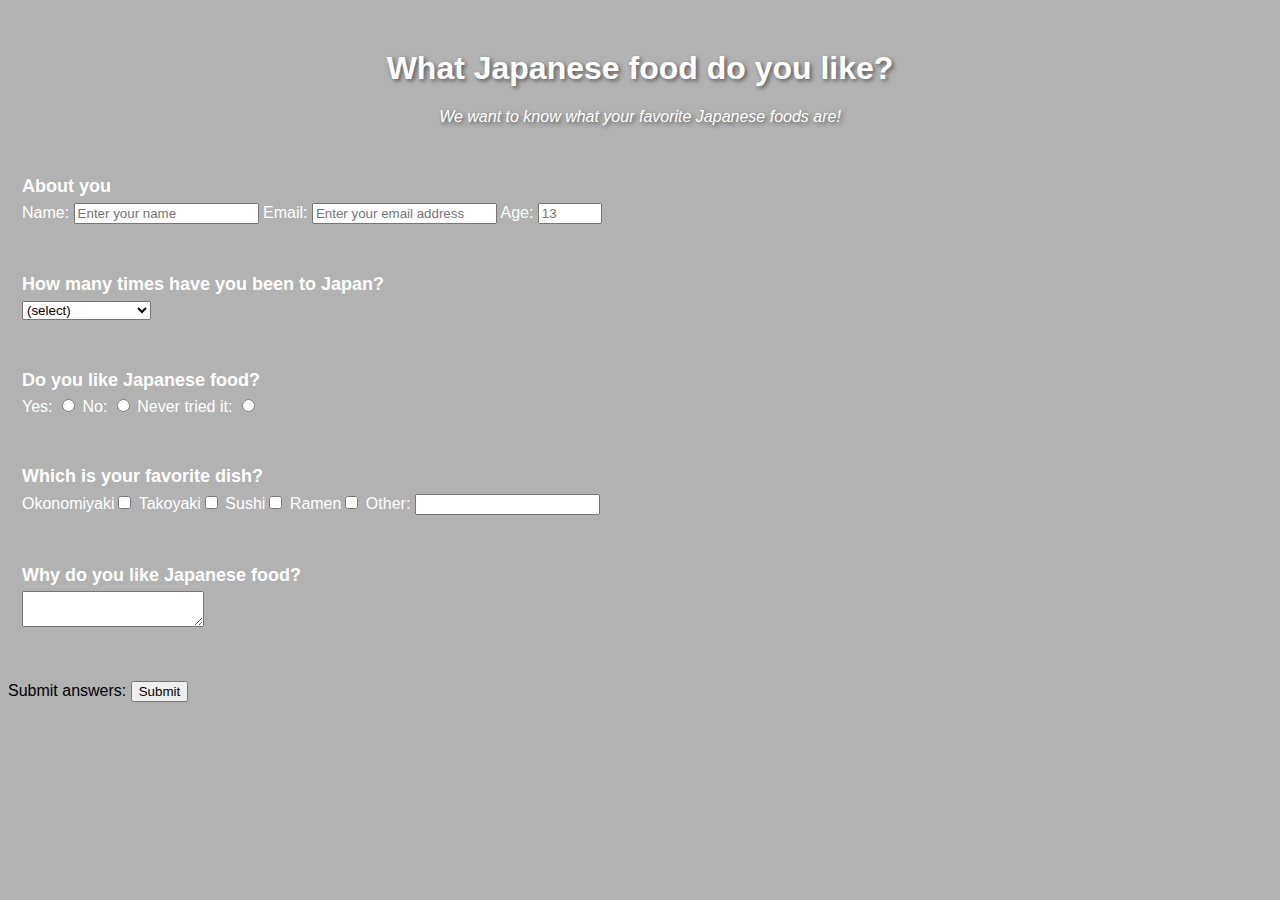
<file: Build a Survey Form/index.html>
<!DOCtype html>

<html lang="en">

<heading>

    <title>Popular Japanese Foods Survey</title>
    <meta charset="utf-8">
    <link rel="stylesheet" href="styles.css">

</heading>

<body>

    <div class="title">
        <h1 id="title">What Japanese food do you like?</h1>
        <p id="description">We want to know what your favorite Japanese foods are!</p>
    </div>

    <form id="survey-form">
        <fieldset class="about">
            <legend>About you</legend>
            <label id="name-label" name="name" for="name">Name: <input id="name" type="text" required
                    placeholder="Enter your name" /></label>
            <label id="email-label" name="email" for="email">Email: <input id="email" type="email" required
                    placeholder="Enter your email address" /></label>
            <label id="number-label" name="number" for="number">Age: <input id="number" type="number" required
                    placeholder="13" min="13" max="120" /></label>
        </fieldset>

        <fieldset class="timesvisitedjapan">
            <legend>How many times have you been to Japan?</legend>
            <select id="dropdown">
                <option>(select)</option>
                <option>Never</option>
                <option>Once</option>
                <option>2-4 times</option>
                <option>More than 5 times</option>
            </select>
        </fieldset>

        <fieldset class="doyoulikejapanesefood?">
            <legend>Do you like Japanese food?</legend>
            <label>Yes: <input name="japanesefood" type="radio" value="yes" /></label>
            <label>No: <input name="japanesefood" type="radio" value="no" /></label>
            <label>Never tried it: <input name="japanesefood" type="radio" value="nevertried" /></label>
        </fieldset>

        <fieldset class="favoritedish">
            <legend>Which is your favorite dish?</legend>
            <label>Okonomiyaki<input name="favorite" type="checkbox" value="okonomiyaki"></label>
            <label>Takoyaki<input name="favorite" type="checkbox" value="takoyaki"></label>
            <label>Sushi<input name="favorite" type="checkbox" value="sushi"></label>
            <label>Ramen<input name="favorite" type="checkbox" value="ramen"></label>
            <label>Other: <input name="favorite" type="text" name="otherfood" value:"other"></label>
        </fieldset>

        <fieldset class="why">
            <legend>Why do you like Japanese food?</legend>
            <textarea></textarea>
        </fieldset>
        <label>Submit answers: <input id="submit" type="submit"></label>
    </form>
</body>

</html>
</file>
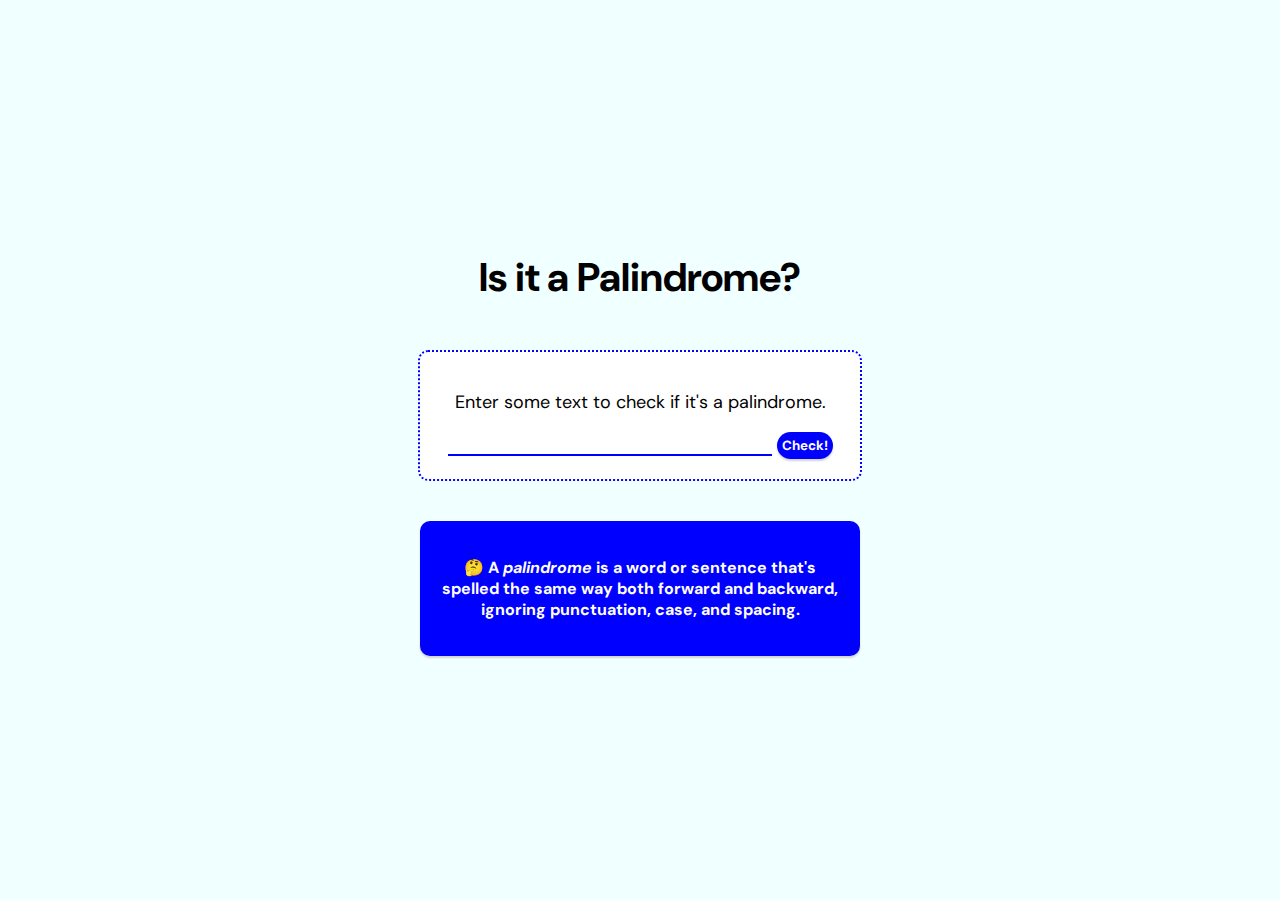
<file: JavaScript Algorithms and Data Structures/Build a Palindrome Checker/index.html>
<!DOCTYPE html>
<html lang="en">

<head>
    <title>Palindrome Checker</title>
    <!--Stlyesheet-->
    <link rel="stylesheet" href="styles.css">
    <link rel="preconnect" href="https://fonts.googleapis.com">
    <link rel="preconnect" href="https://fonts.gstatic.com" crossorigin>
    <link rel="stylesheet"
        href="https://fonts.googleapis.com/css2?family=DM+Sans:ital,opsz,wght@0,9..40,100..1000;1,9..40,100..1000&display=swap">
    <!--Meta tags-->
    <meta name="viewport" content="width=device-width, initial-scale=1">
    <meta charset="utf-8">
</head>

<body>
    <h1>Is it a Palindrome?</h1>
    <div id="entry-port">
        <form id="palindrome-form" name="palindrome-form">
            <p>Enter some text to check if it's a palindrome.</p>
            <input id="text-input" name="text-input"></input>
            <button id="check-btn">Check!</button>
        </form>
    </div>
    <div id="result"></div>
    <div id="what">
        <p>🤔 A <em>palindrome</em> is a word or sentence that's spelled the same way both forward and backward,
            ignoring
            punctuation, case, and spacing. </p>
    </div>
    <script src="script.js">

    </script>
</body>

</html>
</file>
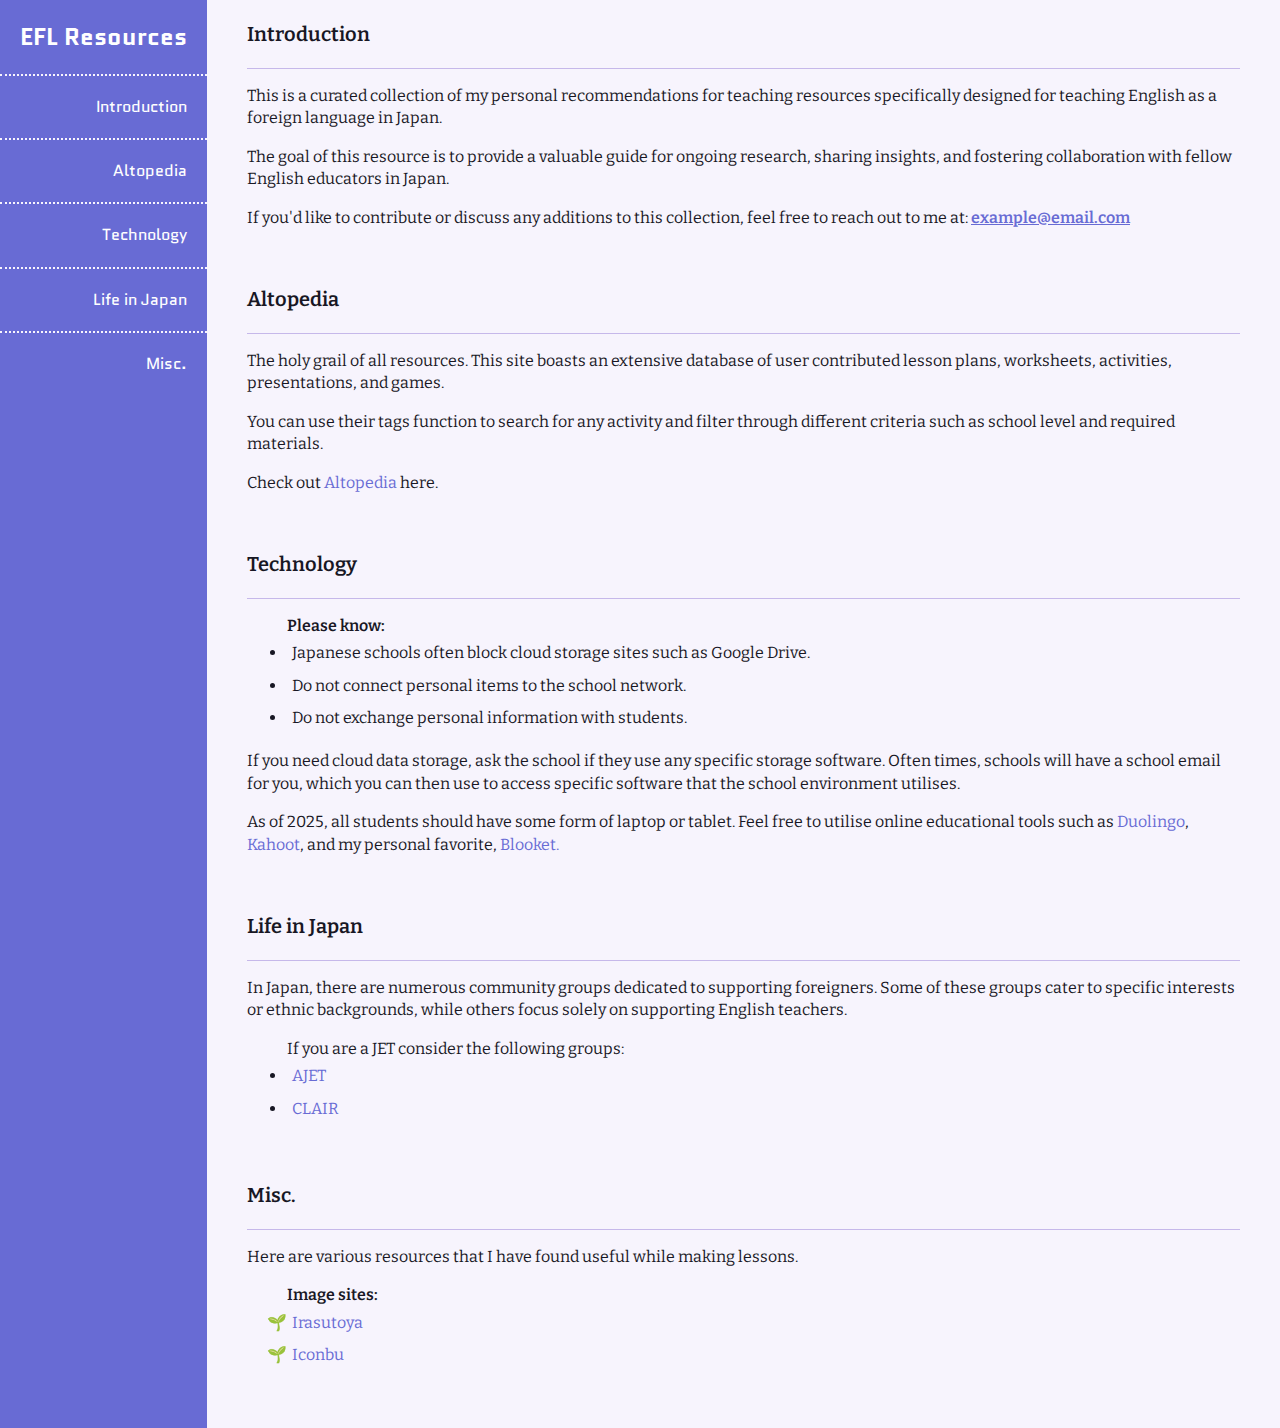
<file: Responsive Web Design/Build a Technical Documentation Page/index.html>
<!DOCTYPE html>
<html>

<head>
    <meta charset="utf-8">
    <meta http-equiv="X-UA-Compatible" content="IE=edge">
    <title></title>
    <meta name="description" content="">
    <meta name="viewport" content="width=device-width, initial-scale=1">
    <link rel="stylesheet" href="styles.css">
    <link rel="preconnect" href="https://fonts.googleapis.com">
    <link rel="preconnect" href="https://fonts.gstatic.com" crossorigin>
    <link
        href="https://fonts.googleapis.com/css2?family=Bitter:ital,wght@0,100..900;1,100..900&family=Quantico:ital,wght@0,400;0,700;1,400;1,700&display=swap"
        rel="stylesheet">
</head>

<body>
    <nav id="navbar">
        <header>
            EFL Resources
        </header>
        <a href="#introduction" class="nav-link">Introduction</a>
        <a href="#altopedia" class="nav-link">Altopedia</a>
        <a href="#technology" class="nav-link">Technology</a>
        <a href="#life_in_japan" class="nav-link">Life in Japan</a>
        <a href="#misc." class="nav-link">Misc.</a>
    </nav>
    <main id="main-doc">
        <section class="main-section" id="introduction">
            <header>
                Introduction
            </header>
            <p>This is a curated collection of my personal recommendations for teaching resources specifically designed
                for teaching English as a foreign language in Japan.</p>
            <p>The goal of this resource is to provide a valuable guide for ongoing research, sharing insights, and
                fostering collaboration with fellow English educators in Japan.</p>
            <p>If you'd like to contribute or discuss any additions to this collection, feel free to reach out to me at:
                <a href="mailto:nicolkatienr@gmail.com" class="email">example@email.com</a>
            </p>
        </section>
        <section class="main-section" id="altopedia">
            <header>
                Altopedia
            </header>
            <p>
                The holy grail of all resources. This site boasts an extensive database of user contributed lesson
                plans, worksheets, activities, presentations, and games.
            </p>
            <p>You can use their tags function to search for any activity and filter through different criteria such as
                school level and required materials.</p>
            <p>Check out <a href="https://www.altopedia.net/" target="_blank">Altopedia</a> here.</p>
        </section>
        <section class="main-section" id="technology">
            <header>
                Technology
            </header>
            <ul>
                <span class="list-heading">Please know:</span>
                <li>Japanese schools often block cloud storage sites such as Google Drive.</li>
                <li>Do not connect personal items to the school network.</li>
                <li>Do not exchange personal information with students.</li>
            </ul>
            <p>If you need cloud data storage, ask the school if they use any specific storage software. Often times,
                schools will have a school email for you, which you can then use to access specific software that the
                school environment utilises.</p>
            <p>As of 2025, all students should have some form of laptop or tablet. Feel free to utilise online
                educational tools such as <a href="https://www.duolingo.com" target="_blank">Duolingo</a>, <a
                    href="https://kahoot.com/" target="_blank">Kahoot</a>, and my personal favorite, <a
                    href="https://blooket.com/" target="_blank">Blooket.</a></p>
        </section>
        <section class="main-section" id="life_in_japan">
            <header>Life in Japan</header>
            <p>In Japan, there are numerous community groups dedicated to supporting foreigners. Some of these groups
                cater to specific interests or ethnic backgrounds, while others focus solely on supporting English
                teachers.
            </p>
            <ul>If you are a JET consider the following groups:
                <li><a href="http://ajet.net/" target="_blank">AJET</a></li>
                <li><a href="https://jetprogramme.org/en/" target="_blank">CLAIR</a></li>
            </ul>
        </section>
        <section class="main-section" id="misc.">
            <header>
                Misc.
            </header>
            <p>Here are various resources that I have found useful while making lessons.</p>
            <ul class="image-resources"><span class="list-heading">Image sites:</span>
                <li><a href="#" target="_blank">Irasutoya</a></li>
                <li><a href="#" target="_blank">Iconbu</a></li>
            </ul>
            <code></code>
            <code></code>
            <code></code>
            <code></code>
            <code></code>
        </section>

    </main>

</body>

</html>
</file>
<file: Build a Survey Form/styles.css>
body {
  font-family: helvetica;
  background-image: url(https://images.unsplash.com/photo-1514190051997-0f6f39ca5cde?q=80&w=2670&auto=format&fit=crop&ixlib=rb-4.0.3&ixid=M3wxMjA3fDB8MHxwaG90by1wYWdlfHx8fGVufDB8fHx8fA%3D%3D);
  background-position: center;
  background-repeat: no-repeat;
  background-size: stretch;
}

.title {
  text-align: center;
  color: white;
  margin-bottom: 50px;
  margin-top: 50px;
  text-shadow: 2px 2px 4px rgba(0, 0, 0, 0.5);
}

p {
  font-style: italic;
}

fieldset {
  border: 0;
  color: white;
  padding-bottom: 50px;
}

legend {
  font-size: 18px;
  border-radius: 10px;
  font-weight: bold;
  color: white;
  padding: 0;
}

.form {
  background-color: rgba(200, 20, 20, 0.8);
  border-radius: 10px;
  padding: 20px;
  width: 600px;
  margin: 0 auto;
}

.submitbutton {
  color: white;
  text-align: center;
}

body::before {
  content: "";
  position: absolute;
  top: 0;
  left: 0;
  width: 100%;
  height: 100%;
  background: rgba(0, 0, 0, 0.3);
  z-index: -1;
}
</file>
<file: JavaScript Algorithms and Data Structures/Build a Palindrome Checker/styles.css>
html,
body {
  display: flex;
  flex-direction: column;
  justify-content: center;
  text-align: center;
  align-items: center;
  height: 100vh;
  width: 100vw;
  font-family: DM Sans;
  background-color: azure;
  cursor: default;
  font-size: 20px;
}

#entry-port {
  width: 400px;
  background-color: white;
  border: 2px dotted blue;
  border-radius: 10px;
  padding: 20px;
  margin: 20px;
  font-size: 18px;
}

input {
  border-bottom: 2px solid blue;
  border-top: none;
  border-left: none;
  border-right: none;
  width: 80%;
}

button {
  background-color: blue;
  border: none;
  color: white;
  font-weight: bold;
  padding: 5px;
  border-radius: 50px;
  box-shadow: 0 2px 2px lightgrey;
  font-family: DM sans;
}

button:hover {
  cursor: pointer;
}

#what {
  width: 80%;
  max-width: 400px;
  background-color: blue;
  border-radius: 10px;
  box-shadow: 0 2px 2px lightgrey;
  color: white;
  margin: 20px;
  padding: 20px;
  font-weight: bold;
  font-size: 0.8em;
}

#result {
  color: white;
  font-weight: 600;
  align-items: center;
  border-radius: 10px;
  padding: 20px;
  display: none;
}
</file>
<file: Responsive Web Design/Build a Technical Documentation Page/styles.css>
:root {
  --main: #181724;
  --highlight: #c6b8ea;
  --bright: #f7f4fd;
  --sub: #686bd4;
}

html {
  scroll-behavior: smooth;
}

body {
  display: flex;
  margin: 0;
  padding: 0;
  background-color: var(--bright);
  color: var(--main);
  font-family: Bitter, sans-serif;
  line-height: 1.4;
}

nav {
  background-color: var(--sub);
  color: white;
  display: flex;
  flex-direction: column;
  font-family: Quantico, sans-serif;
}

nav header {
  font-size: 1.5rem;
  padding: 20px;
  color: white;
  font-weight: 600;
  text-align: center;
}

.nav-link {
  color: white;
  text-decoration: none;
  padding: 20px;
  text-align: right;
  border-top: 2px dotted var(--bright);
}

.nav-link:hover {
  color: var(--sub);
  background-color: var(--bright);
  font-weight: 600;
}

main {
  flex: 1;
  margin: 0;
  padding: 0;
}

.email {
  font-weight: 600;
  text-decoration: underline;
}

section {
  margin: 20px 40px;
  padding-bottom: 20px;
}

section header {
  padding-bottom: 20px;
  font-size: 20px;
  font-weight: 600;
  border-bottom: 1px solid var(--highlight);
}

ul {
  display: flex;
  flex-direction: column;
}

li {
  padding: 5px;
}

.list-heading {
  font-weight: 600;
}

.image-resources li {
  list-style: "🌱";
}

a {
  color: var(--sub);
  text-decoration: none;
}

@media screen and (max-width: 800px) {
  nav {
    display: none;
  }
}

code {
  display: none;
}
</file>
